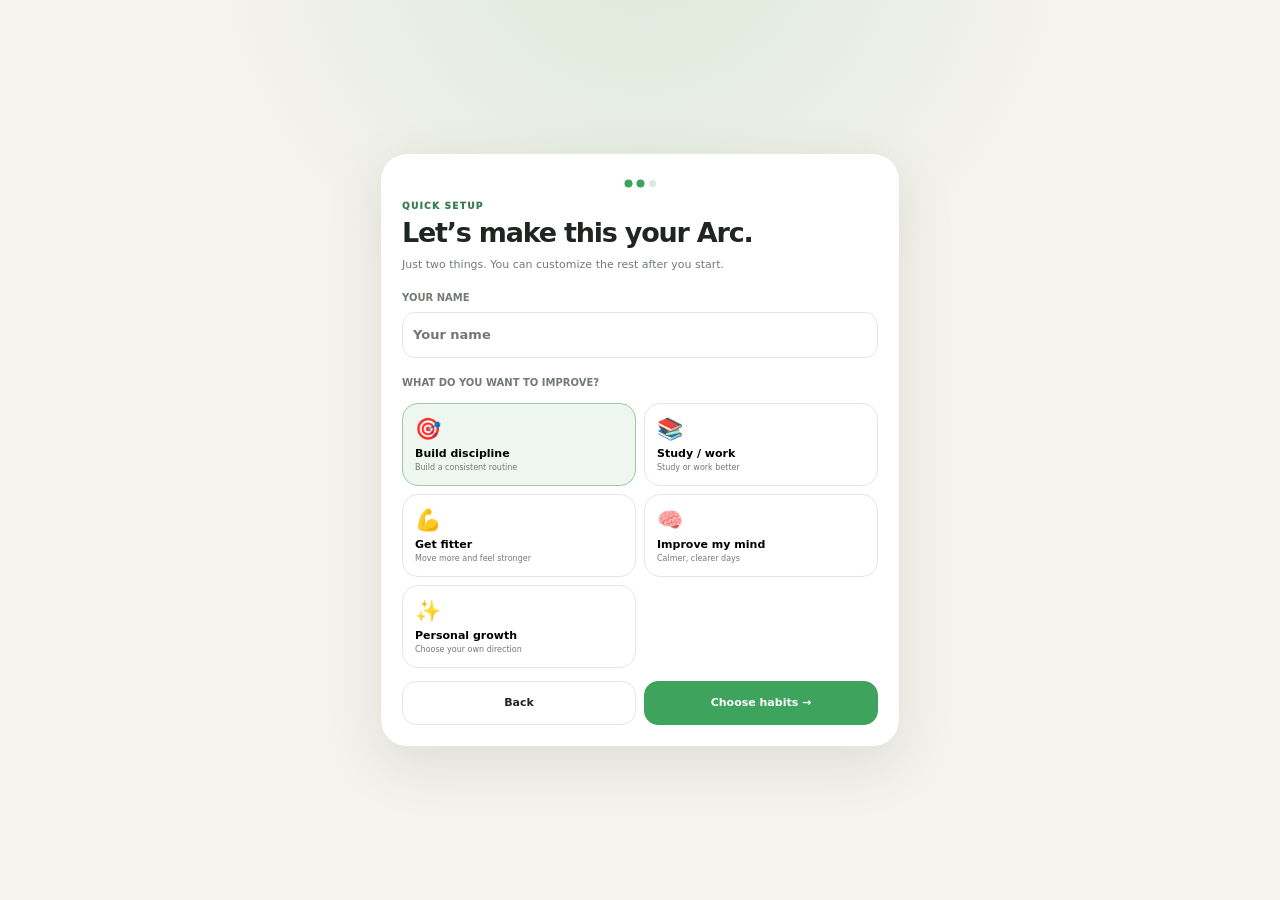
<file: preview-flow.html>
<!doctype html><html><head><meta charset="utf-8"><meta name="viewport" content="width=device-width,initial-scale=1,viewport-fit=cover"><link rel="stylesheet" href="styles.css"><script src="cloud-config.js"></script><script>localStorage.clear();</script></head><body><script src="app.js"></script><script>
setTimeout(()=>{document.querySelector('[data-v18-next]')?.click()},600);
setTimeout(()=>{const n=document.querySelector('#v18Name');if(n){n.value='Test User'} document.querySelector('[data-v18-goal="study"]')?.click()},1200);
setTimeout(()=>{document.querySelector('[data-v18-next]')?.click()},1600);
setTimeout(()=>{document.querySelector('[data-v18-finish]')?.click()},2100);
setTimeout(()=>{document.body.setAttribute('data-flow-result', document.body.innerText.includes('YOUR ARC IS READY')?'ready':'not-ready')},2500);
</script></body></html>
</file>
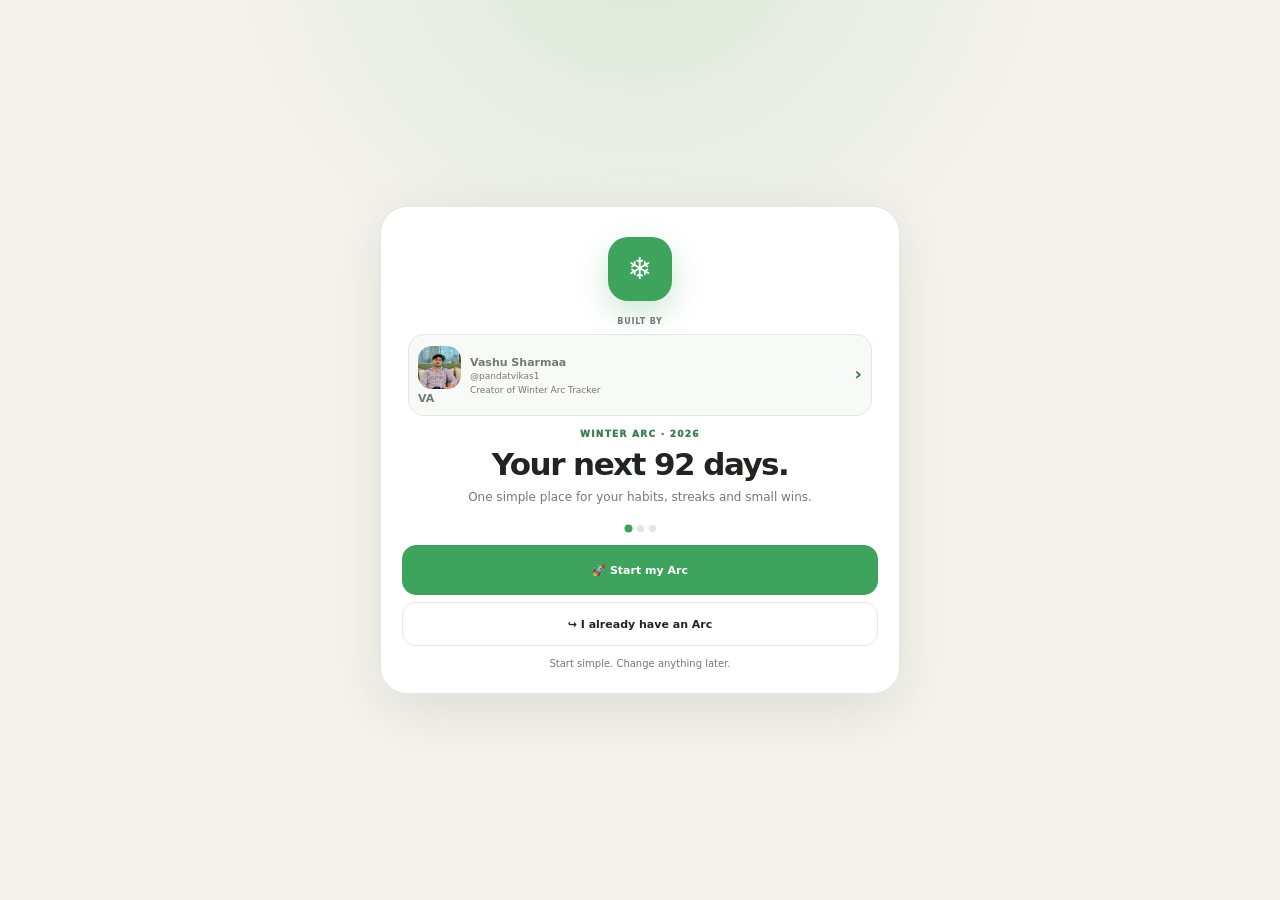
<file: preview-new-user.html>
<!doctype html><html lang="en"><head><meta charset="utf-8"><meta name="viewport" content="width=device-width,initial-scale=1,viewport-fit=cover"><title>Winter Arc V18 New User Preview</title><link rel="stylesheet" href="styles.css"><script src="cloud-config.js"></script><script>localStorage.clear();</script></head><body><script src="app.js"></script></body></html>
</file>
<file: styles.css>
:root{--bg:#f5f3ed;--card:#fff;--ink:#202522;--muted:#727a73;--line:#e3e8e2;--green:#3da35d;--green2:#256e3e;--danger:#b44040;--soft:#eef6f0;--soft2:#f7faf7;--shadow:0 12px 30px rgba(20,30,24,.08);font-family:Inter,ui-sans-serif,system-ui,-apple-system,BlinkMacSystemFont,"Segoe UI",sans-serif}
*{box-sizing:border-box}html,body{margin:0;min-height:100%;background:var(--bg);color:var(--ink)}button,input,textarea,select{font:inherit}button{cursor:pointer}button:disabled{cursor:not-allowed;opacity:.45}.dark{--bg:#121712;--card:#1a211b;--soft:#213124;--soft2:#171d18;--ink:#f3f6f2;--muted:#9ca89f;--line:#2c382e;--green:#55b970;--green2:#8ee1a3;--danger:#ef7a7a}body{overflow-x:hidden}#app{min-height:100dvh}.file-btn{display:flex;justify-content:center;align-items:center;min-height:44px;border:1px solid var(--line);border-radius:13px;background:var(--card);font-weight:900;font-size:10px;cursor:pointer}.file-btn input{display:none}

/* V24.1 stable readability + accessibility pass */
html{scroll-behavior:smooth}
body{font-size:14px;line-height:1.45;overflow-x:hidden}
button,input,textarea,select{font-size:13px;line-height:1.35}
button:focus-visible,input:focus-visible,textarea:focus-visible,select:focus-visible,a:focus-visible{outline:3px solid color-mix(in srgb,var(--green) 45%,white);outline-offset:2px}
button,.file-btn{min-height:44px}
small{font-size:11px}
.v24-app .v20-page,.v24-app .v24-page{gap:15px}
.v24-app p,.v24-app .muted,.v24-app .note,.v24-app .v20-note{font-size:13px;line-height:1.45}
.v24-app .kicker,.v24-app .v20-kicker,.v24-app .v20-next-label{font-size:11px}
.v24-app .v24-priority-copy b,.v24-app .v24-rank-row b,.v24-app .v24-tool-tile b{font-size:13px}
.v24-app .v24-priority-copy span,.v24-app .v24-priority-copy small,.v24-app .v24-rank-row small,.v24-app .v24-tool-tile small{font-size:11px;line-height:1.35}
.v24-app .v24-week-labels span,.v24-app .v24-week-cell{font-size:11px}
.v24-app .v24-calendar .v24-cal-cell{min-height:48px}
.v24-app .v24-cal-cell b{font-size:14px}
.v24-app .v24-cal-cell span{font-size:11px}
.v24-app .v24-legend{font-size:12px}
.v24-app .v24-creator-compact small{font-size:11px}
.v24-modal-open{overscroll-behavior:none}
.v24-app [disabled]{filter:none}
@media(max-width:520px){
  .v24-app .v24-main{padding-inline:10px}
  .v24-app .v24-check{min-width:48px;min-height:48px}
  .v24-app .v24-week-cell{min-width:38px;min-height:48px}
}
@media(prefers-reduced-motion:reduce){html{scroll-behavior:auto}*{animation:none!important;transition:none!important}}
</file>
